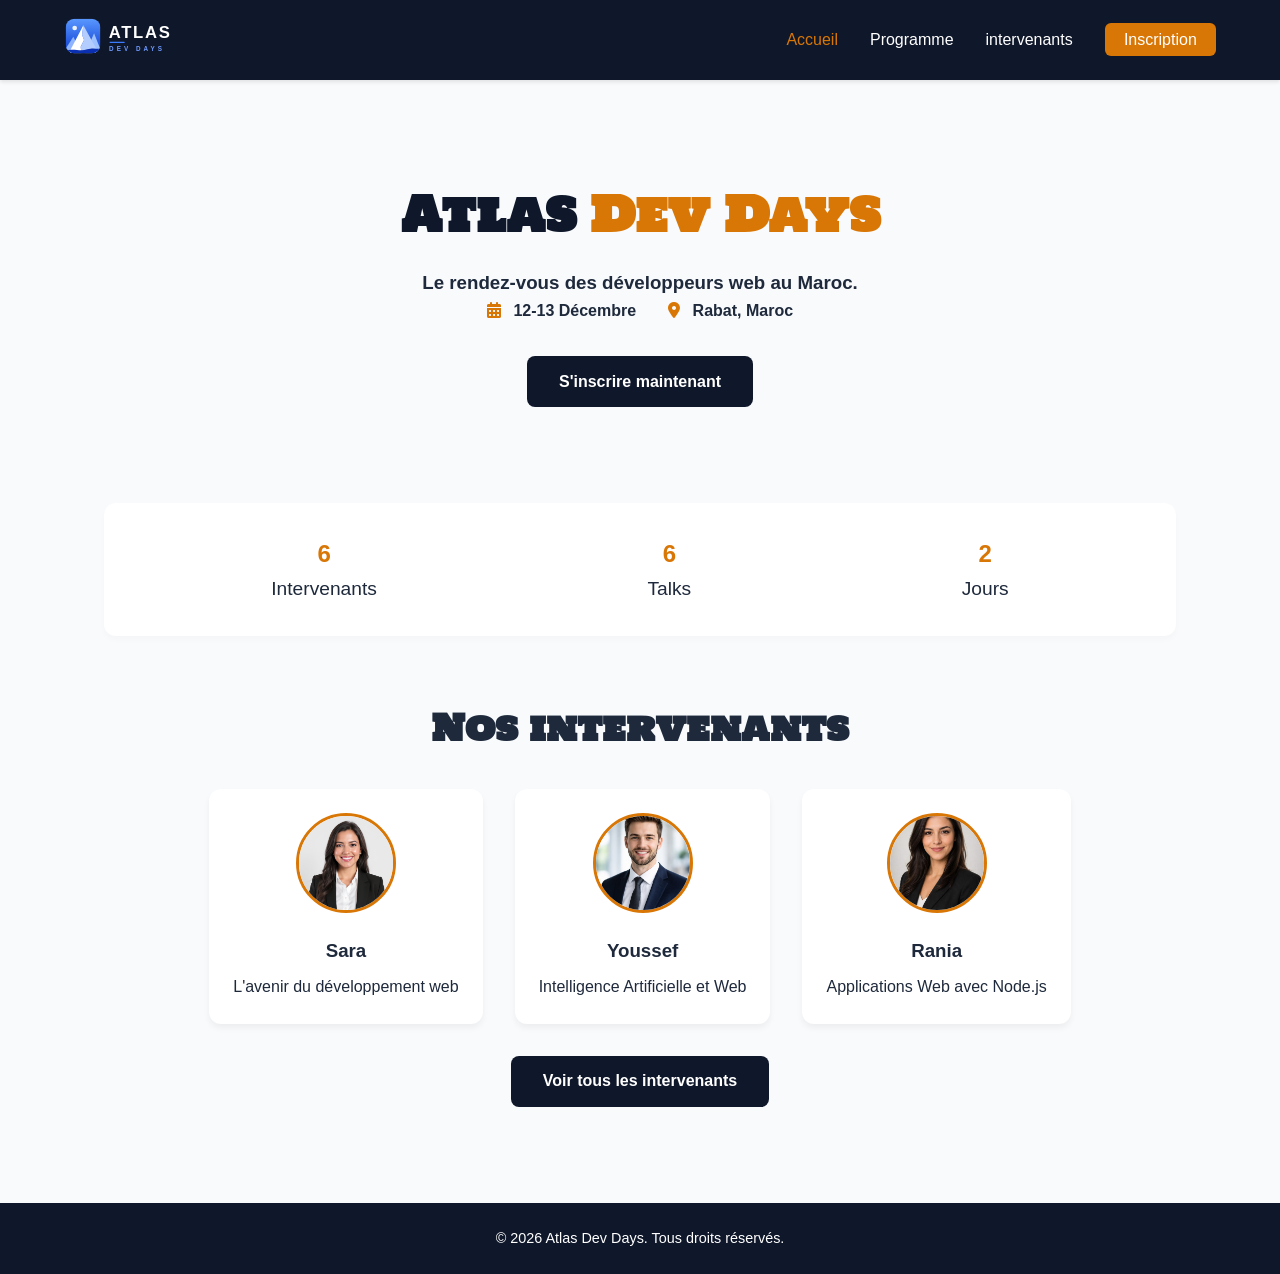
<file: atlas-dev-days/index.html>
<!DOCTYPE html>
<html lang="fr">
<head>
    <meta charset="UTF-8">
    <meta name="viewport" content="width=device-width, initial-scale=1.0">
    <link rel="stylesheet" href="https://cdnjs.cloudflare.com/ajax/libs/font-awesome/6.5.1/css/all.min.css">
    <link href="https://fonts.googleapis.com/css2?family=Holtwood+One+SC&display=swap" rel="stylesheet">
    <link rel="stylesheet" href="css/style.css">
    <title>Atlas Dev Days</title>
</head>
<body>
    <header>
        <div class="logo">
            <a href="index.html"><img src="assets/atlas-logo-4.svg" alt="Atlas Dev Days" class="logo-img"></a>
        </div>
        <nav>
            <ul>
                <li><a href="index.html" class="active">Accueil</a></li>
                <li><a href="programme.html">Programme</a></li>
                <li><a href="intervenants.html">intervenants</a></li>
                <li><a href="inscription.html" class="btn-inscription">Inscription</a></li>
            </ul>
        </nav>
    </header>

    <main>
        <section class="hero">
            <h1>
                <span class="firstWord">Atlas</span>
                <span class="secondWord">Dev Days</span>
           </h1>
            <h3>Le rendez-vous des développeurs web au Maroc.</h3>

            <div class="event-info">
                <span class="date-info">
                    <i class="fa-solid fa-calendar-days icon-date"></i>
                    <span class="date-text">12-13 Décembre</span>
                </span>
                <span class="loc-info">
                    <i class="fa-solid fa-location-dot loc-icon"></i>
                    <span class="loc-text">Rabat, Maroc</span>
                </span>
            </div>

            <a href="inscription.html" class="btn-log">S'inscrire maintenant</a>
            
        </section>

        <section class="chiffres-section">
            <ul class="chiffres">
           <li><strong>6</strong> Intervenants</li>
           <li><strong>6</strong> Talks</li>
           <li><strong>2</strong> Jours</li>
        </ul>
        </section>
        <section class="intervenants-section">
            <h2>Nos intervenants</h2>
            <ul class="intervenants">
                <li>
                    <img src="assets/sara.jpg"  alt="Photo de Sara, intervenante">
                    <h3>Sara</h3>
                    <p>L'avenir du développement web</p>
                </li>
                <li>
                    <img src="assets/youssef.jpg" alt="Photo de Youssef, intervenant">
                    <h3>Youssef</h3>
                    <p>Intelligence Artificielle et Web</p>
                </li>
                <li>
                    <img src="assets/rania.jpg" alt="Photo de Rania, intervenante">
                    <h3>Rania</h3>
                    <p>Applications Web avec Node.js</p>
                </li>
            </ul>
            <a href="intervenants.html" class="btn-more">Voir tous les intervenants</a>
        </section>
    </main>
    <footer>
        <p>© 2026 Atlas Dev Days. Tous droits réservés.</p>
    </footer>
</body>
</html>
</file>
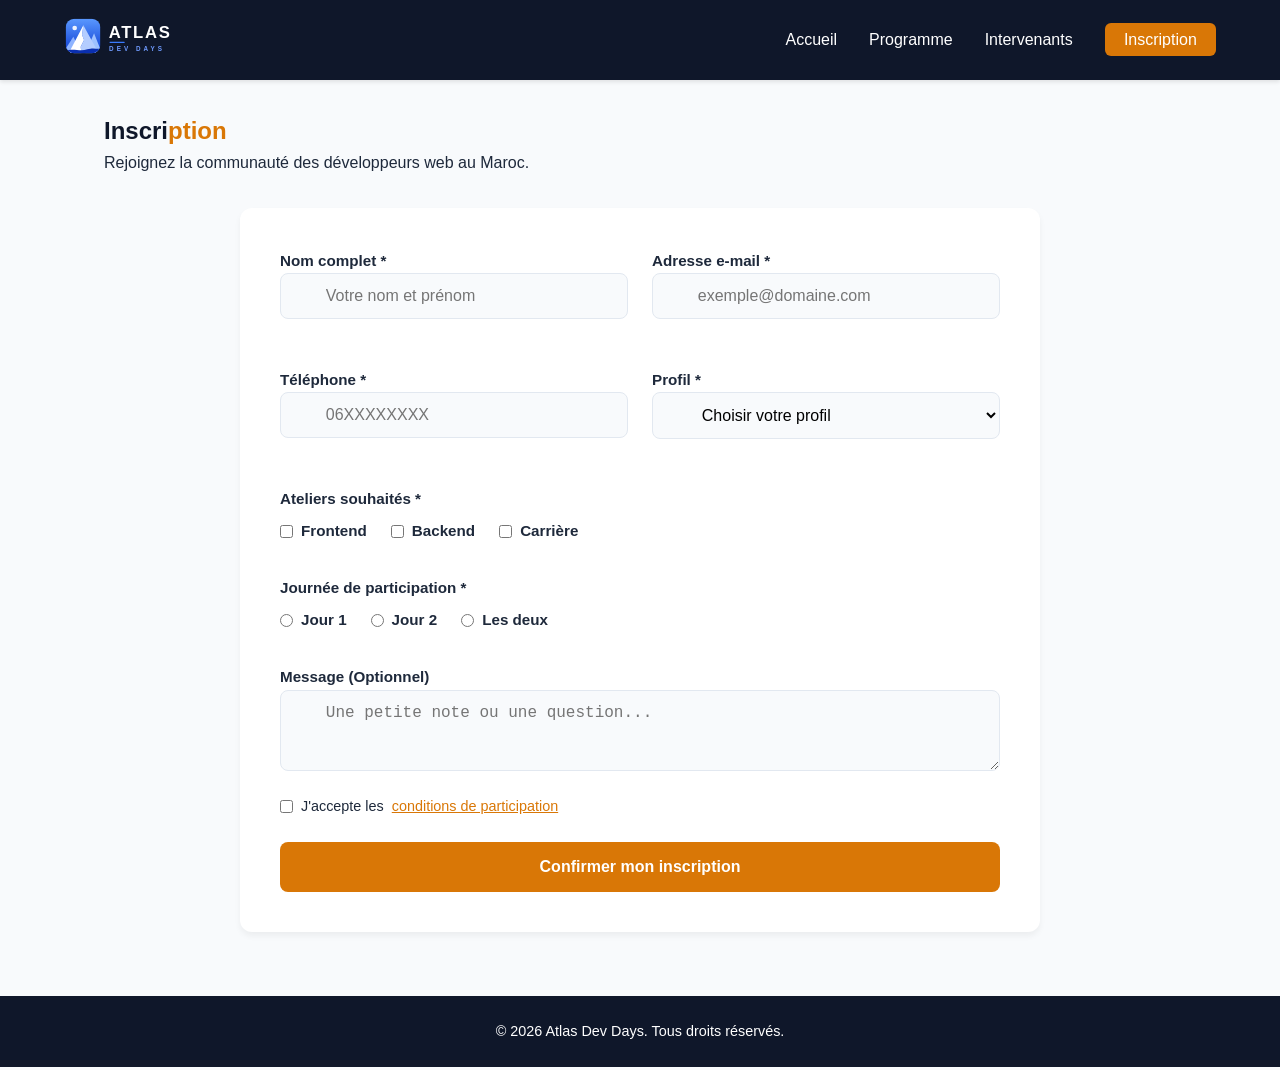
<file: atlas-dev-days/inscription.html>
<!DOCTYPE html>
<html lang="fr">
<head>
    <meta charset="UTF-8">
    <meta name="viewport" content="width=device-width, initial-scale=1.0">
    <link href="https://fonts.googleapis.com/css2?family=Holtwood+One+SC&display=swap" rel="stylesheet">
    <link rel="stylesheet" href="css/style.css">
    <title>Inscription | Atlas Dev Days</title>
</head>
<body>
    <header>
        <div class="logo">
            <a href="index.html"><img src="assets/atlas-logo-4.svg" alt="Atlas Dev Days" class="logo-img"></a>
        </div>
        <nav>
            <ul>
                <li><a href="index.html">Accueil</a></li>
                <li><a href="programme.html">Programme</a></li>
                <li><a href="intervenants.html">Intervenants</a></li>
                <li><a href="inscription.html" class="btn-inscription active">Inscription</a></li>
            </ul>
        </nav>
    </header>

    <main>
        <section class="inscription">
            <h1><span class="firstWord">Inscri</span><span class="secondWord">ption</span></h1>
            <p class="text-A">Rejoignez la communauté des développeurs web au Maroc.</p>

            <form class="form-inscription">
                <div class="form-row">
                    <div class="form-group">
                        <label for="nom">Nom complet *</label>
                        <div class="input-wrap">
                            <input type="text" id="nom" name="nom" placeholder="Votre nom et prénom" required>
                        </div>
                    </div>
                    <div class="form-group">
                        <label for="email">Adresse e-mail *</label>
                        <div class="input-wrap">
                            <input type="email" id="email" name="email" placeholder="exemple@domaine.com" required>
                        </div>
                    </div>
                </div>

                <div class="form-row">
                    <div class="form-group">
                        <label for="telephone">Téléphone *</label>
                        <div class="input-wrap">
                            <input type="tel" id="telephone" name="tel" placeholder="06XXXXXXXX"
                                   pattern="^(\+212|0)[5-7][0-9]{8}$" required>
                        </div>
                    </div>
                    <div class="form-group">
                        <label for="profil">Profil *</label>
                        <div class="input-wrap">
                            <select name="profil" id="profil" required>
                                <option value="" disabled selected>Choisir votre profil</option>
                                <option>Étudiant</option>
                                <option>Développeur</option>
                                <option>Ingénieur</option>
                                <option>Autre</option>
                            </select>
                        </div>
                    </div>
                </div>

                <div class="form-group">
                    <p class="group-title">Ateliers souhaités *</p>
                    <div class="choices">
                        <label class="choice"><input type="checkbox" name="Ateliers" value="frontend">Frontend</label>
                        <label class="choice"><input type="checkbox" name="Ateliers" value="backend">Backend</label>
                        <label class="choice"><input type="checkbox" name="Ateliers" value="carriere">Carrière</label>
                    </div>
                </div>

                <div class="form-group">
                    <p class="group-title">Journée de participation *</p>
                    <div class="choices">
                        <label class="choice"><input type="radio" name="jour" value="jour 1" required>Jour 1</label>
                        <label class="choice"><input type="radio" name="jour" value="jour 2">Jour 2</label>
                        <label class="choice"><input type="radio" name="jour" value="les deux">Les deux</label>
                    </div>
                </div>

                <div class="form-group">
                    <label for="message">Message (Optionnel)</label>
                    <div class="input-wrap">
                        <textarea id="message" name="message" rows="3" placeholder="Une petite note ou une question..."></textarea>
                    </div>
                </div>

                <label class="choice conditions">
                    <input name="conditions" type="checkbox" required>
                    J'accepte les <a href="#">conditions de participation</a>
                </label>

                <button type="submit" class="btn-submit">
                    Confirmer mon inscription
                </button>
            </form>
        </section>
    </main>

    <footer>
        <p>© 2026 Atlas Dev Days. Tous droits réservés.</p>
    </footer>
</body>
</html>
</file>
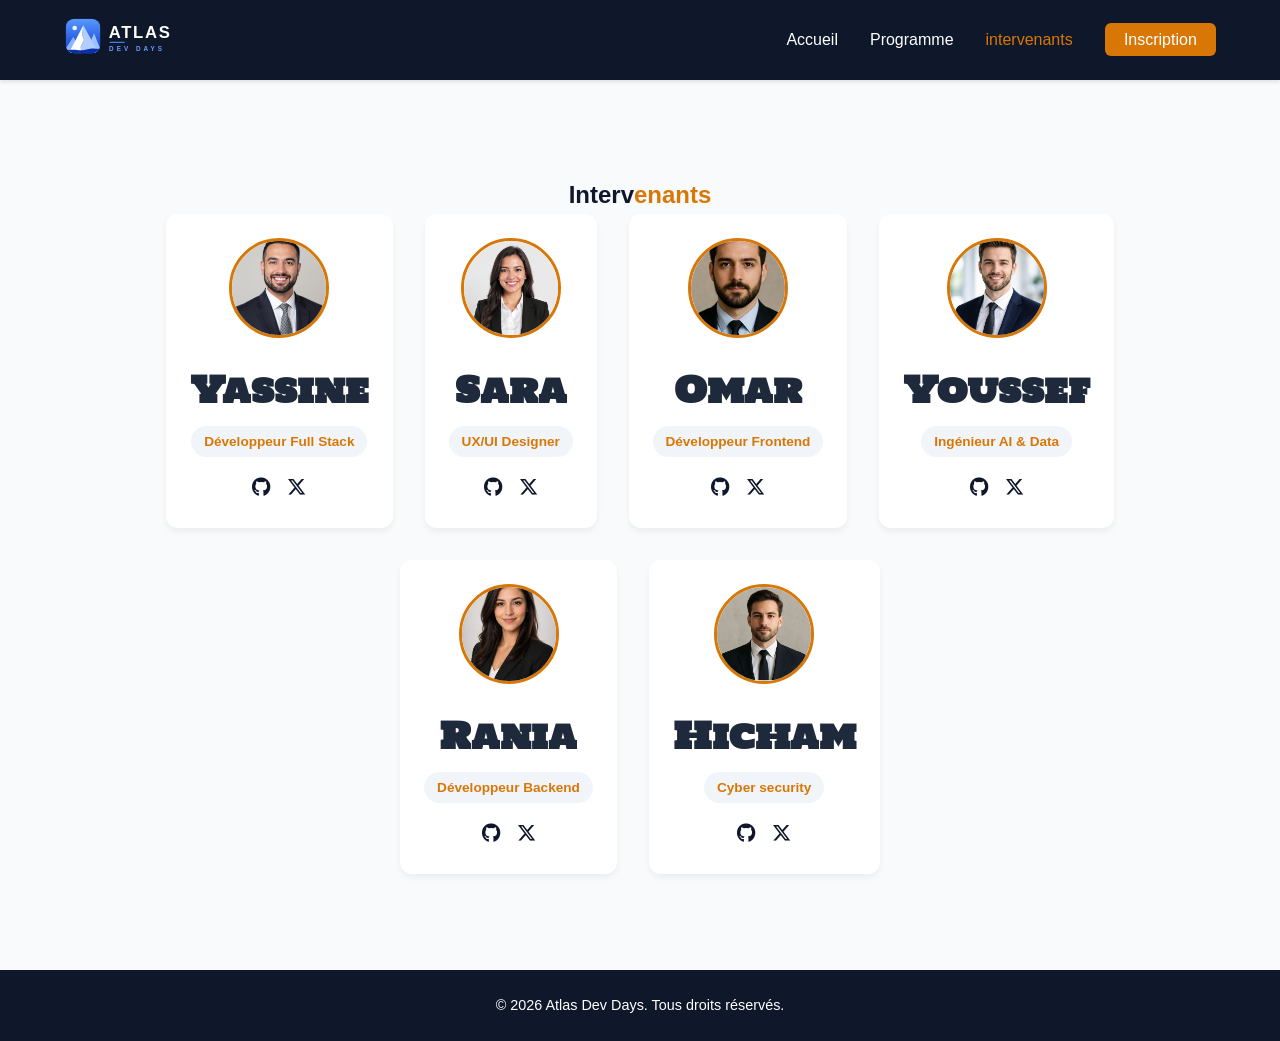
<file: atlas-dev-days/intervenants.html>
<!DOCTYPE html>
<html lang="en">
<head>
    <meta charset="UTF-8">
    <meta name="viewport" content="width=device-width, initial-scale=1.0">
    <link rel="stylesheet" href="https://cdnjs.cloudflare.com/ajax/libs/font-awesome/6.5.1/css/all.min.css">
    <link href="https://fonts.googleapis.com/css2?family=Holtwood+One+SC&display=swap" rel="stylesheet">
    <link rel="stylesheet" href="css/style.css">
    <title>Intervenants | Atlas Dev Days</title>
</head>
<body>
    <header>
        <div class="logo">
            <a href="index.html"><img src="assets/atlas-logo-4.svg" alt="Atlas Dev Days" class="logo-img"></a>
        </div>
        <nav>
            <ul>
                <li><a href="index.html">Accueil</a></li>
                <li><a href="programme.html">Programme</a></li>
                <li><a href="intervenants.html" class="active">intervenants</a></li>
                <li><a href="inscription.html" class="btn-inscription">Inscription</a></li>
            </ul>
        </nav>
    </header>
    <main>
    <section class="intervenants-section">
        <h1><span class="firstWord">Interv</span><span class="secondWord">enants</span></h1>
        <div class="intervenants-cards">
            <article class="speaker-card">
                <img src="assets/yassine.jpg" alt="photo de yassine">
                <h2>Yassine</h2>
                <span class="role-badge">Développeur Full Stack</span>
                <div class="social-links">
                    <a href="github.com" aria-label="Github De Yassine"><i class="fab fa-github"></i></a>
                    <a href="linkdine.com" aria-label="X De Yassine"><i class="fab fa-x-twitter"></i></a>
                </div>
            </article>
            <article class="speaker-card">
                <img src="assets/sara.jpg" alt="photo de sara">
                <h2>Sara</h2>
                <span class="role-badge">UX/UI Designer</span>
                <div class="social-links">
                    <a href="github.com" aria-label="Github De Sara"><i class="fab fa-github"></i></a>
                    <a href="linkdine.com" aria-label="X De Sara"><i class="fab fa-x-twitter"></i></a>
                </div>
            </article>
            <article class="speaker-card">
                <img src="assets/omar.jpg" alt="photo de omar">
                <h2>Omar</h2>
                <span class="role-badge">Développeur Frontend</span>
                <div class="social-links">
                    <a href="github.com" aria-label="Github De Omar"><i class="fab fa-github"></i></a>
                    <a href="linkdine.com" aria-label="X De Omar"><i class="fab fa-x-twitter"></i></a>
                </div>
            </article>
            <article class="speaker-card">
                <img src="assets/youssef.jpg" alt="photo de youssef">
                <h2>Youssef</h2>
                <span class="role-badge">Ingénieur AI & Data</span>
                <div class="social-links">
                    <a href="github.com" aria-label="Github De Youssef"><i class="fab fa-github"></i></a>
                    <a href="linkdine.com" aria-label="X De Youssef"><i class="fab fa-x-twitter"></i></a>
                </div>
            </article>
            <article class="speaker-card">
                <img src="assets/rania.jpg" alt="photo de rania">
                <h2>Rania</h2>
                <span class="role-badge">Développeur Backend</span>
                <div class="social-links">
                    <a href="github.com" aria-label="Github De Rania"><i class="fab fa-github"></i></a>
                    <a href="linkdine.com" aria-label="X De Rania"><i class="fab fa-x-twitter"></i></a>
                </div>
            </article>
            <article class="speaker-card">
                <img src="assets/hicham.jpg" alt="photo de hicham">
                <h2>Hicham</h2>
                <span class="role-badge">Cyber security</span>
                <div class="social-links">
                    <a href="github.com" aria-label="Github De Sara"><i class="fab fa-github"></i></a>
                    <a href="#" aria-label="X De Sara"><i class="fab fa-x-twitter"></i></a>
                </div>
            </article>
        </div>
    </section>
</main>
<footer>
    <p>© 2026 Atlas Dev Days. Tous droits réservés.</p>
</footer>
</body>
</html>
</file>
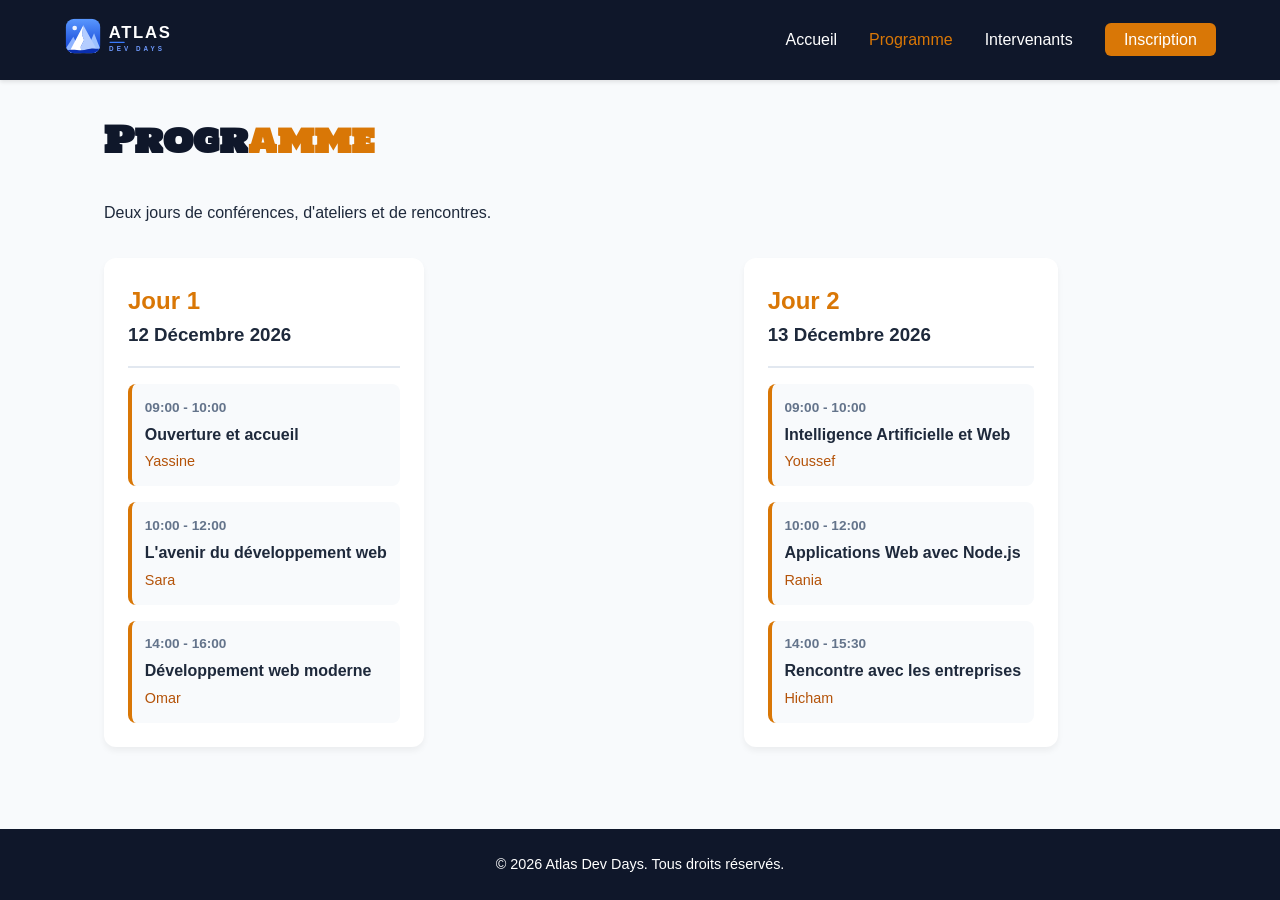
<file: atlas-dev-days/programme.html>
<!DOCTYPE html>
<html lang="fr">
<head>
    <meta charset="UTF-8">
    <meta name="viewport" content="width=device-width, initial-scale=1.0">
    <link href="https://fonts.googleapis.com/css2?family=Holtwood+One+SC&display=swap" rel="stylesheet">
    <link rel="stylesheet" href="css/style.css">
    <title>Programme | Atlas Dev Days</title>
</head>
<body>
    <header>
        <div class="logo">
            <a href="index.html"><img src="assets/atlas-logo-4.svg" alt="Atlas Dev Days" class="logo-img"></a>
        </div>
        <nav>
            <ul>
                <li><a href="index.html">Accueil</a></li>
                <li><a href="programme.html" class="active">Programme</a></li>
                <li><a href="intervenants.html">Intervenants</a></li>
                <li><a href="inscription.html" class="btn-inscription">Inscription</a></li>
            </ul>
        </nav>
    </header>

    <main>
        <section class="page">
            <h1><span class="firstWord">Progr</span><span class="secondWord">amme</span></h1>
            <p class="intro">Deux jours de conférences, d'ateliers et de rencontres.</p>
            
            <div class="days">
                
                <article class="day-card">
                    <div class="day-header">
                        <h2 class="day-name">Jour 1</h2>
                        <h3 class="day-date">12 Décembre 2026</h3>
                    </div> 
                    <ul class="day-events">
                        <li class="slot">
                            <span class="slot-time">09:00 - 10:00 </span>
                            <span class="slot-title">Ouverture et accueil</span>
                            <span class="slot-name">Yassine</span>
                        </li>
                        <li class="slot">
                            <span class="slot-time">10:00 - 12:00</span>
                            <span class="slot-title">L'avenir du développement web</span>
                            <span class="slot-name">Sara</span>
                        </li>
                        <li class="slot">
                            <span class="slot-time">14:00 - 16:00</span>
                            <span class="slot-title">Développement web moderne</span>
                            <span class="slot-name">Omar</span>
                        </li>
                    </ul>
                </article>

        
                <article class="day-card">
                    <div class="day-header">
                        <h2 class="day-name">Jour 2</h2>
                        <h3 class="day-date">13 Décembre 2026</h3>
                    </div> 
                    <ul class="day-events">
                        <li class="slot">
                            <span class="slot-time">09:00 - 10:00</span>
                            <span class="slot-title">Intelligence Artificielle et Web</span>
                            <span class="slot-name">Youssef</span>
                        </li>
                        <li class="slot">
                            <span class="slot-time">10:00 - 12:00</span>
                            <span class="slot-title">Applications Web avec Node.js</span>
                            <span class="slot-name">Rania</span>
                        </li>
                        <li class="slot">
                            <span class="slot-time">14:00 - 15:30</span>
                            <span class="slot-title">Rencontre avec les entreprises</span>
                            <span class="slot-name">Hicham</span>
                        </li>
                    </ul>
                </article>
            </div>
        </section>
    </main>

    <footer>
        <p>© 2026 Atlas Dev Days. Tous droits réservés.</p>
    </footer>
</body>
</html>
</file>
<file: atlas-dev-days/css/style.css>
/* --- 1. Reset & Variables --- */
* {
    margin: 0;
    padding: 0;
    box-sizing: border-box;
}

:root {
    --bg-color: #f8fafc;
    --text-color: #1e293b;
    --dark-color: #0f172a;
    --accent-color: #d97706; /* البرتقالي الدافئ */
    --accent-hover: #b45309;
    --white: #ffffff;
    --gray-light: #e2e8f0;
}

body {
    font-family: 'Segoe UI', Tahoma, Geneva, Verdana, sans-serif;
    background-color: var(--bg-color);
    color: var(--text-color);
    line-height: 1.6;
    display: flex;
    flex-direction: column;
    min-height: 100vh;
}

/* --- 2. Header & Navigation --- */
header {
    background-color: var(--dark-color);
    color: var(--white);
    display: flex;
    justify-content: space-between;
    align-items: center;
    padding: 1rem 5%;
    top: 0;
    z-index: 100;
    box-shadow: 0 2px 4px rgba(0,0,0,0.1);
}

.logo-img {
    height: 40px;
}

nav ul {
    list-style: none;
    display: flex;
    align-items: center;
    gap: 2rem;
}

nav a {
    color: var(--white);
    text-decoration: none;
    font-weight: 500;
    transition: color 0.2s;
}

nav a:hover, nav a.active {
    color: var(--accent-color);
}

.btn-inscription {
    background-color: var(--accent-color);
    padding: 0.5rem 1.2rem;
    border-radius: 6px;
    color: var(--white) !important;
    transition: background-color 0.2s;
}

.btn-inscription:hover {
    background-color: var(--accent-hover);
}

/* --- 3. Main & Hero Section --- */
main {
    flex: 1;
    padding: 2rem 5%;
    max-width: 1200px;
    margin: 0 auto;
    width: 100%;
}

.hero {
    text-align: center;
    padding: 4rem 1rem;
}

.hero h1 {
    font-family: 'Holtwood One SC', sans-serif;
    font-size: 3rem;
    margin-bottom: 1rem;
}

.firstWord {
    color: var(--dark-color);
}

.secondWord {
    color: var(--accent-color);
}

.text {
    font-size: 1.2rem;
    color: #64748b;
    margin-bottom: 2rem;
}

.event-info {
    display: flex;
    justify-content: center;
    gap: 2rem;
    margin-bottom: 2rem;
    font-weight: 600;
}

.event-info i {
    color: var(--accent-color);
    margin-right: 0.5rem;
}

.btn-log, .btn-more {
    display: inline-block;
    background-color: var(--dark-color);
    color: var(--white);
    padding: 0.8rem 2rem;
    border-radius: 8px;
    text-decoration: none;
    font-weight: 600;
    transition: background-color 0.2s;
}

.btn-log:hover, .btn-more:hover {
    background-color: var(--accent-color);
}

/* --- 4. Sections & Cards (Intervenants & Chiffres) --- */
.chiffres-section {
    background-color: var(--white);
    padding: 2rem;
    border-radius: 12px;
    margin: 2rem 0;
    box-shadow: 0 4px 6px rgba(0,0,0,0.02);
}

.chiffres {
    list-style: none;
    display: flex;
    justify-content: space-around;
    text-align: center;
    font-size: 1.2rem;
}

.chiffres strong {
    color: var(--accent-color);
    font-size: 1.5rem;
    display: block;
}

.intervenants-section {
    text-align: center;
    margin: 4rem 0;
}

.intervenants-section h2, .page h1 {
    font-family: 'Holtwood One SC', sans-serif;
    font-size: 2.2rem;
    margin-bottom: 2rem;
}

.intervenants, .intervenants-cards {
    display: flex;
    flex-wrap: wrap;
    grid-template-columns: repeat(auto-fit, minmax(280px, 1fr));
    gap: 2rem;
    list-style: none;
    margin-bottom: 2rem;
    justify-content: center;
}

.intervenants li, .speaker-card {
    background-color: var(--white);
    padding: 1.5rem;
    border-radius: 12px;
    box-shadow: 0 4px 6px rgba(0,0,0,0.05);
    text-align: center;
}

.intervenants img, .speaker-card img {
    width: 100px;
    height: 100px;
    border-radius: 50%;
    object-fit: cover;
    margin-bottom: 1rem;
    border: 3px solid var(--accent-color);
}

.speaker-card h2, .intervenants h3 {
    margin-bottom: 0.5rem;
}

.role-badge {
    display: inline-block;
    background-color: #f1f5f9;
    color: var(--accent-color);
    padding: 0.3rem 0.8rem;
    border-radius: 20px;
    font-size: 0.85rem;
    margin-bottom: 1rem;
    font-weight: 600;
}

.social-links {
    display: flex;
    justify-content: center;
    gap: 1rem;
    font-size: 1.2rem;
}

.social-links a {
    color: var(--dark-color);
    transition: color 0.2s;
}

.social-links a:hover {
    color: var(--accent-color);
}

/* --- 5. Programme Page Styling --- */
.days {
    display: flex;
    justify-content: baseline;
    gap: 20rem;
    margin-top: 2rem;
}

.day-card {
    background-color: var(--white);
    border-radius: 12px;
    padding: 1.5rem;
    box-shadow: 0 4px 6px rgba(0,0,0,0.05);
}

.day-header {
    border-bottom: 2px solid var(--gray-light);
    padding-bottom: 1rem;
    margin-bottom: 1rem;
}

.day-name {
    color: var(--accent-color);
    font-size: 1.5rem;
}

.day-events {
    list-style: none;
    display: flex;
    flex-direction: column;
    gap: 1rem;
}

.slot {
    display: flex;
    flex-direction: column;
    background-color: var(--bg-color);
    padding: 0.8rem;
    border-radius: 8px;
    border-left: 4px solid var(--accent-color);
}

.slot-time {
    font-size: 0.85rem;
    color: #64748b;
    font-weight: bold;
}

.slot-title {
    font-weight: 600;
    margin: 0.2rem 0;
}

.slot-name {
    font-size: 0.9rem;
    color: var(--accent-hover);
}

/* --- 6. Inscription Page Styling --- */
.form-inscription {
    background-color: var(--white);
    padding: 2.5rem;
    border-radius: 12px;
    box-shadow: 0 4px 6px rgba(0,0,0,0.05);
    max-width: 800px;
    margin: 2rem auto;
}

.form-row {
    display: flex;
    gap: 1.5rem;
    margin-bottom: 1.5rem;
}
.form-group {
    margin-bottom: 1.5rem;
    flex: 1;
}

.form-group label, .group-title {
    margin-bottom: 0.5rem;
    font-weight: 600;
    font-size: 0.95rem;
}

.input-wrap {
    position: relative;
    display: flex;
    align-items: center;
}

.input-wrap i {
    position: absolute;
    left: 1rem;
    color: #94a3b8;
}

.input-wrap input, .input-wrap select, .input-wrap textarea {
    width: 100%;
    padding: 0.8rem 0.8rem 0.8rem 2.8rem;
    border: 1px solid var(--gray-light);
    border-radius: 8px;
    font-size: 1rem;
    outline: none;
    background-color: var(--bg-color);
    transition: border-color 0.2s;
}

.input-wrap input:focus, .input-wrap select:focus, .input-wrap textarea:focus {
    border-color: var(--accent-color);
    background-color: var(--white);
}

.choices {
    display: flex;
    gap: 1.5rem;
    flex-wrap: wrap;
    margin-top: 0.5rem;
}

.choice {
    display: flex;
    align-items: center;
    gap: 0.5rem;
    cursor: pointer;
    font-weight: normal;
}

.conditions {
    margin: 1.5rem 0;
    font-size: 0.9rem;
}

.conditions a {
    color: var(--accent-color);
    text-decoration: underline;
}

.btn-submit {
    background-color: var(--accent-color);
    color: var(--white);
    border: none;
    width: 100%;
    padding: 1rem;
    border-radius: 8px;
    font-size: 1rem;
    font-weight: bold;
    cursor: pointer;
    transition: background-color 0.2s;
}

.btn-submit:hover {
    background-color: var(--accent-hover);
}

/* --- 7. Footer --- */
footer {
    background-color: var(--dark-color);
    color: var(--white);
    text-align: center;
    padding: 1.5rem;
    margin-top: auto;
    font-size: 0.9rem;
}
</file>
